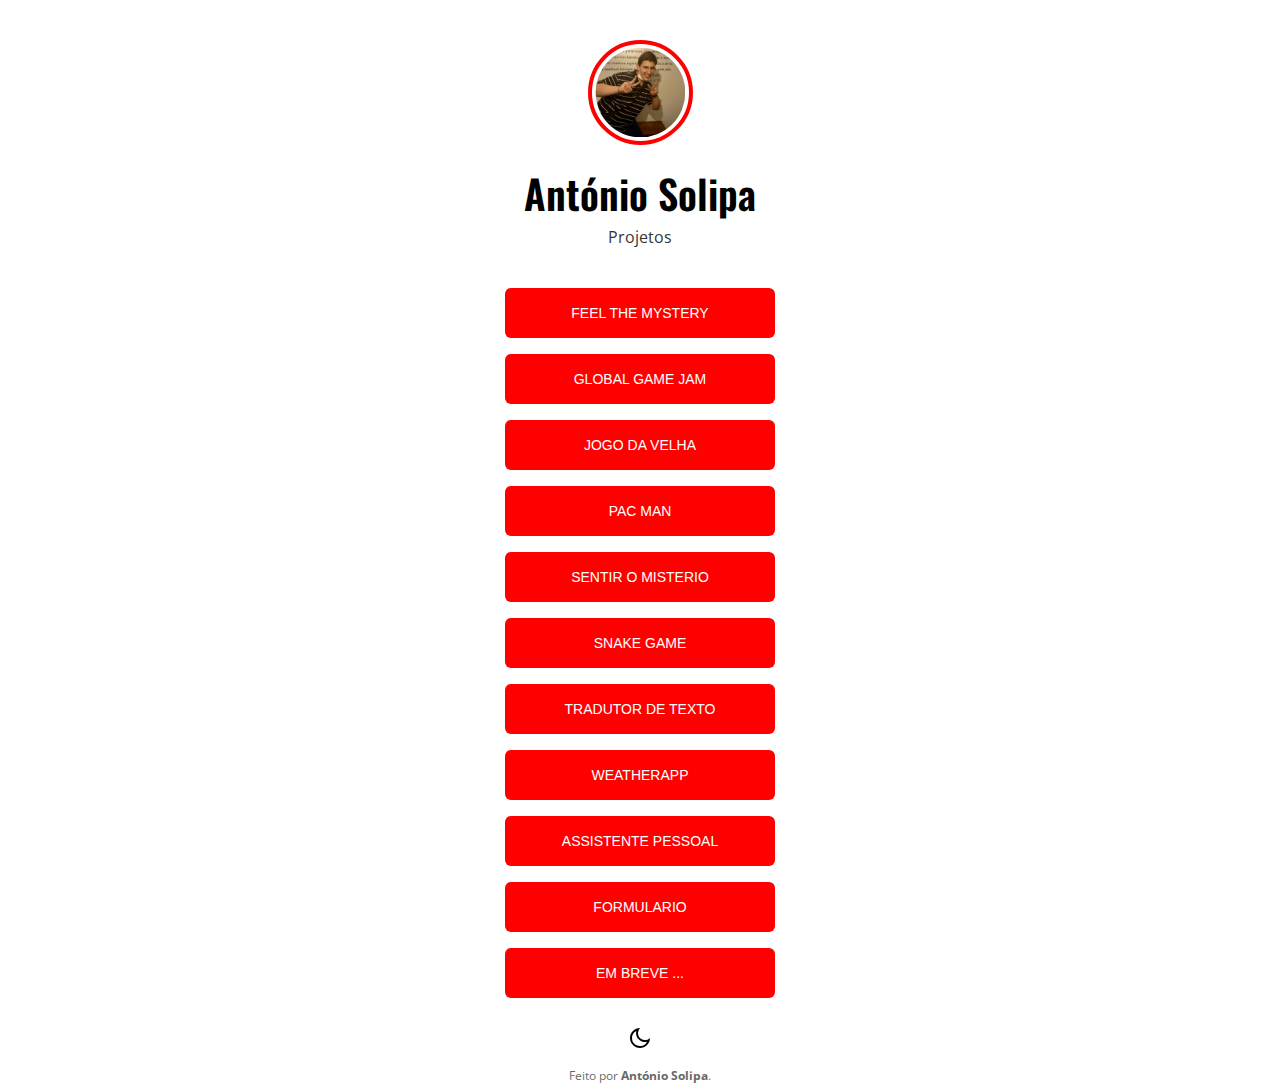
<file: index.html>
<!DOCTYPE html>
<html lang="pt-BR">
  <head>
    <link rel="preconnect" href="https://fonts.googleapis.com" />
    <link rel="preconnect" href="https://fonts.gstatic.com" crossorigin />
    
    <meta charset="UTF-8" />
    <meta name="viewport" content="width=device-width, initial-scale=1.0" />

    <link
      href="https://fonts.googleapis.com/css2?family=Open+Sans&family=Oswald:wght@200&display=swap"
      rel="stylesheet"
    />

    <title>Links | Projetos</title>

    <link rel="shortcut icon" href="./Links-Projetos/assets/Logo.png" type="image/x-icon" />

    <link rel="stylesheet" href="./Links-Projetos/style.css" />
  </head>
  <body>
    <main>
      <header>
        <img
          id="photo"
          src="./Links-Projetos/assets/asolipa1.png"
          alt="Imagem de perfil de António Solipa"
        />
        <h1>António Solipa</h1>
        <p>Projetos</p>
      </header>
      <ul>
        <li><a href="./Feel-The-Mystery/Feel-The-Mystery.html" target="_blank" title="Projeto n.º 01">Feel The Mystery</a></li>
        <li><a href="./Global-Game-Jam/Global-Game-Jam.html" target="_blank" title="Projeto n.º 02">Global Game Jam</a></li>
        <li><a href="./Jogo-da-Velha/Jogo-da-Velha.html" target="_blank" title="Projeto n.º 03">Jogo da Velha</a></li>
        <li><a href="./Pac-Man/Pac-Man.html" target="_blank" title="Projeto n.º 04">Pac Man</a></li>
        <li><a href="./Sentir-o-Misterio/Sentir-o-Misterio.html" target="_blank" title="Projeto n.º 05">Sentir o Misterio</a></li>
        <li><a href="./Snake-Game/Snake-Game.html" target="_blank" title="Projeto n.º 06">Snake Game</a></li>
        <li><a href="./Tradutor-de-Texto/Tradutor-de-Texto.html" target="_blank" title="Projeto n.º 07">Tradutor de Texto</a></li>
        <li><a href="./WeatherApp/WeatherApp.html" target="_blank" title="Projeto n.º 08">WeatherApp</a></li>
        <li><a href="./Assistente-Pessoal/assistente.py" target="_blank" title="Projeto n.º 09">Assistente Pessoal</a></li>
        <li><a href="./Formulario/formulario.html" target="_blank" title="Projeto n.º 09">Formulario</a></li>
        <li><a href="#" target="_blank" title="Em Breve ...">Em Breve ...</a></li>
      </ul>
      <div class="themes" title="Alternar tema">
        <svg
        id="dark-moon"
        onclick="darkTheme()"
        xmlns="http://www.w3.org/2000/svg"
        viewBox="0 0 24 24"
        width="24"
        height="24"
      >
        <path fill="none" d="M0 0h24v24H0z" />
        <path
          d="M10 7a7 7 0 0 0 12 4.9v.1c0 5.523-4.477 10-10 10S2 17.523 2 12 6.477 2 12 2h.1A6.979 6.979 0 0 0 10 7zm-6 5a8 8 0 0 0 15.062 3.762A9 9 0 0 1 8.238 4.938 7.999 7.999 0 0 0 4 12z"
        />
      </svg>
        <svg
          id="light-sun"
          onclick="lightTheme()"
          xmlns="http://www.w3.org/2000/svg"
          viewBox="0 0 24 24"
          width="24"
          height="24"
        >
          <path fill="none" d="M0 0h24v24H0z" />
          <path
            d="M12 18a6 6 0 1 1 0-12 6 6 0 0 1 0 12zM11 1h2v3h-2V1zm0 19h2v3h-2v-3zM3.515 4.929l1.414-1.414L7.05 5.636 5.636 7.05 3.515 4.93zM16.95 18.364l1.414-1.414 2.121 2.121-1.414 1.414-2.121-2.121zm2.121-14.85l1.414 1.415-2.121 2.121-1.414-1.414 2.121-2.121zM5.636 16.95l1.414 1.414-2.121 2.121-1.414-1.414 2.121-2.121zM23 11v2h-3v-2h3zM4 11v2H1v-2h3z"
            fill="rgba(255,255,255,1)"
          />
        </svg>
      </div>
      <footer>
        <p>
          Feito por
          <a href="https://github.com/asolipa1" target="_blank" title="Perfil de Lucyan Ovídio"
            >António Solipa</a
          >.
        </p>
      </footer>
    </main>
    <script>
      function darkTheme() {
        document.body.classList.add("dark-theme")
      }
      function lightTheme() {
        document.body.classList.remove("dark-theme")
      }
    </script>
  </body>
</html>
</file>
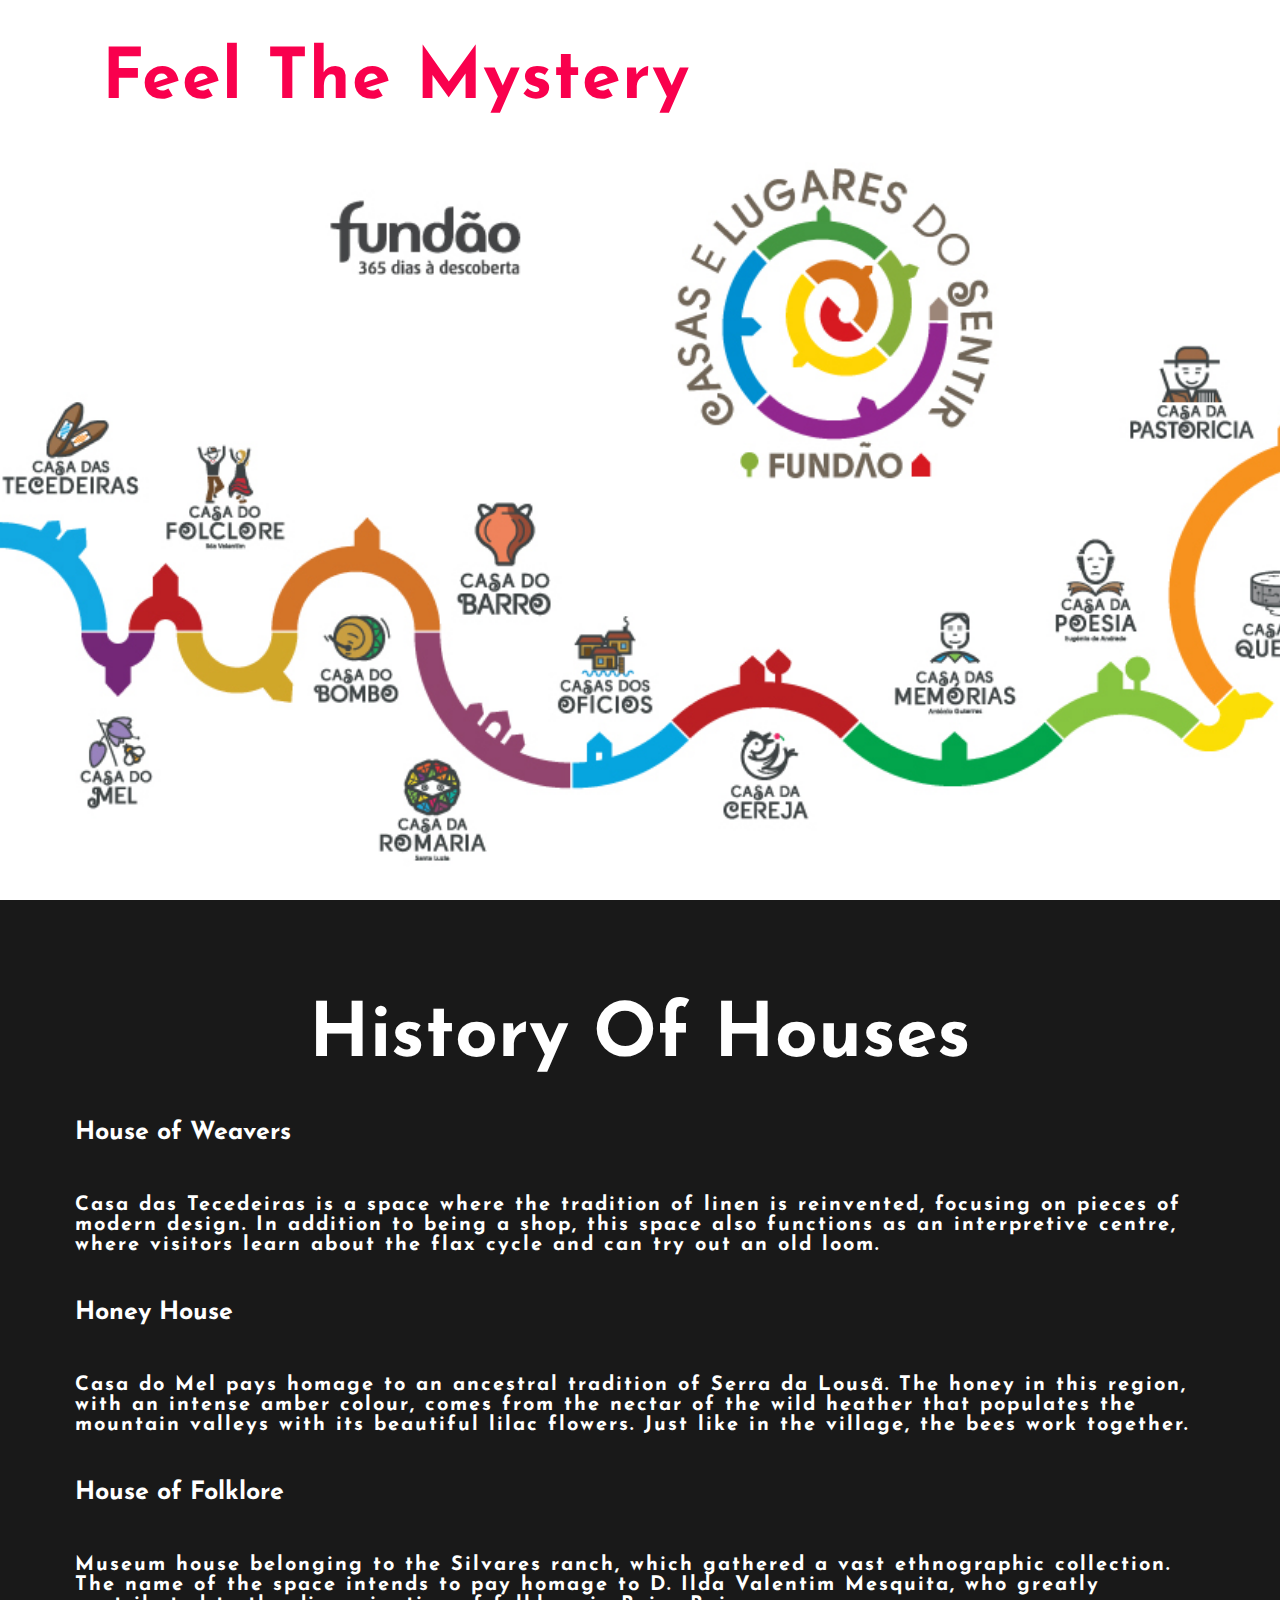
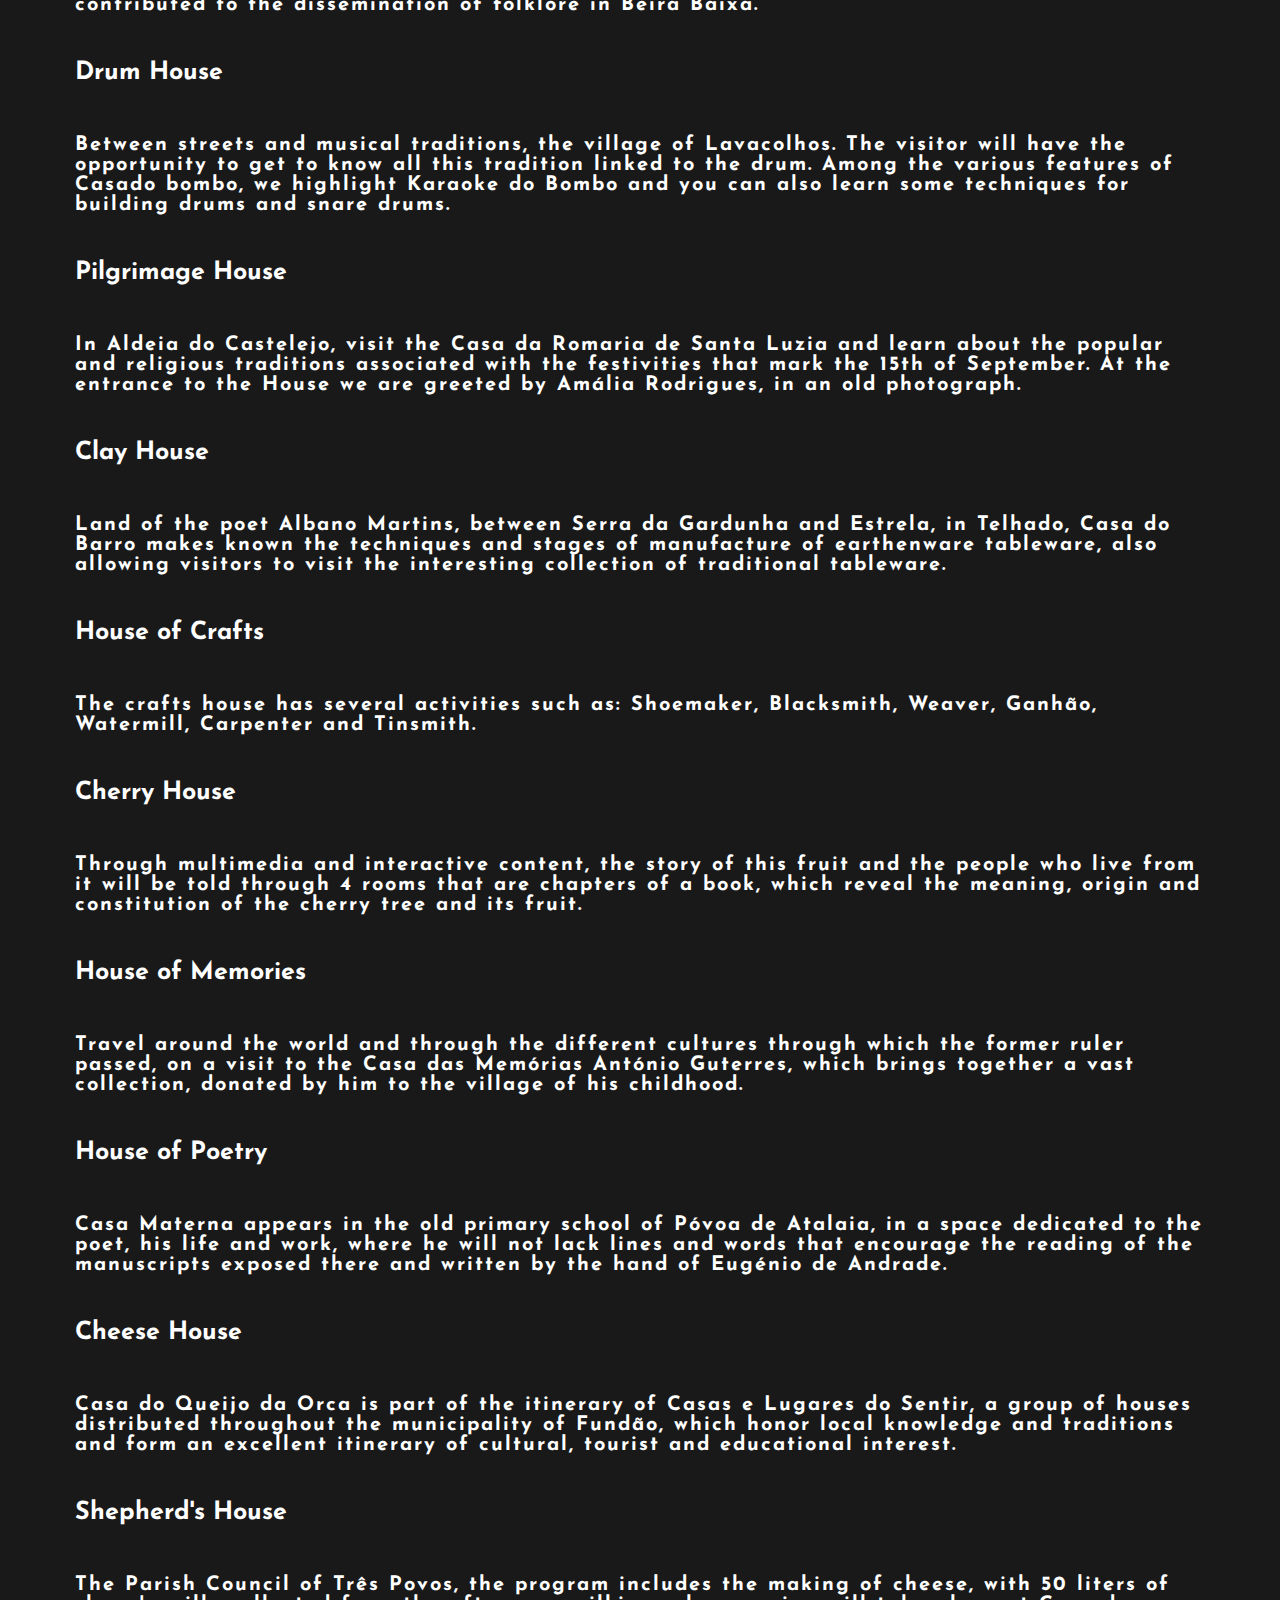
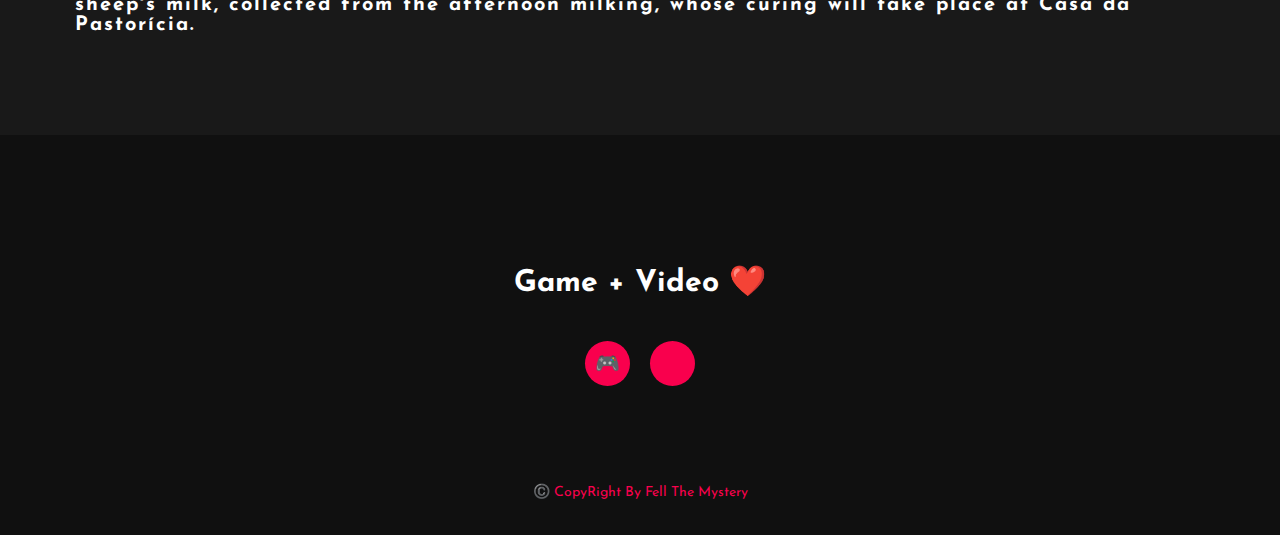
<file: Feel-The-Mystery/Feel-The-Mystery.html>
<!DOCTYPE html>
<html>
<head>
	<title>Feel The Mystery</title>
	<link rel="icon" type="image/x-icon" href="./img/Logo.png"/>
	<link rel="stylesheet" type="text/css" href="css/style.css">
	<link rel="preconnect" href="https://fonts.gstatic.com">
  <link href="https://fonts.googleapis.com/css2?family=Josefin+Sans:ital,wght@0,100;0,200;0,300;0,400;0,500;0,600;0,700;1,100;1,200;1,300;1,400;1,500;1,600;1,700&display=swap" rel="stylesheet">
  <link rel="stylesheet" href="https://cdnjs.cloudflare.com/ajax/libs/font-awesome/5.15.3/css/all.min.css" integrity="sha512-iBBXm8fW90+nuLcSKlbmrPcLa0OT92xO1BIsZ+ywDWZCvqsWgccV3gFoRBv0z+8dLJgyAHIhR35VZc2oM/gI1w==" crossorigin="anonymous" referrerpolicy="no-referrer" />
<style>
	
  .dropdown-content {
    display: none;
    position: absolute;
    background-color: #f9f9f9;
    min-width: 160px;
    box-shadow: 5px 8px 16px 5px rgba(245, 9, 9, 0.2);
    border-radius: 1ch;
    z-index: 1;
  }

  .dropdown-content a {
    color: black;
    padding: 12px 16px;
    text-decoration: none;
    display: block;
    text-align: left;
  }

  .dropdown-content a:hover {
    background-color: #f1f1f1;
  }

  .dropdown:hover .dropdown-content {
    display: block;
  }
</style>
</head>

<body>
  
	<!---hero Section start--->
	<div class="hero">
		<nav>
			<h2 class="logo"><span>Feel The Mystery</span></h2>
		</nav>
</head>
<body>
		</div>
	</div>

	<!----About section start---->
	<section class="about" id="about">
		<div class="main">
			<div class="about-text">

        <div style="text-align: center;"><h2>History of Houses</h2></div>

          <p><h3>House of Weavers</h3></p>  
            <h4>Casa das Tecedeiras is a space where the tradition of linen is reinvented, focusing on pieces of modern design. In addition to being a shop, this space also functions as an interpretive centre, where visitors learn about the flax cycle and can try out an old loom.</h4>

          <p><h3>Honey House</h3></p>
            <h4>Casa do Mel pays homage to an ancestral tradition of Serra da Lousã. The honey in this region, with an intense amber colour, comes from the nectar of the wild heather that populates the mountain valleys with its beautiful lilac flowers. Just like in the village, the bees work together.</h4>

          <p><h3>House of Folklore</h3></p>
            <h4>Museum house belonging to the Silvares ranch, which gathered a vast ethnographic collection. The name of the space intends to pay homage to D. Ilda Valentim Mesquita, who greatly contributed to the dissemination of folklore in Beira Baixa.</h4>

          <p><h3>Drum House</h3></p>
            <h4>Between streets and musical traditions, the village of Lavacolhos. The visitor will have the opportunity to get to know all this tradition linked to the drum. Among the various features of Casado bombo, we highlight Karaoke do Bombo and you can also learn some techniques for building drums and snare drums.</h4>

          <p><h3>Pilgrimage House</h3></p>
            <h4>In Aldeia do Castelejo, visit the Casa da Romaria de Santa Luzia and learn about the popular and religious traditions associated with the festivities that mark the 15th of September. At the entrance to the House we are greeted by Amália Rodrigues, in an old photograph.</h4>

          <p><h3>Clay House</h3></p>
            <h4>Land of the poet Albano Martins, between Serra da Gardunha and Estrela, in Telhado, Casa do Barro makes known the techniques and stages of manufacture of earthenware tableware, also allowing visitors to visit the interesting collection of traditional tableware.</h4>

          <p><h3>House of Crafts</h3></p>
            <h4>The crafts house has several activities such as: Shoemaker, Blacksmith, Weaver, Ganhão, Watermill, Carpenter and Tinsmith.</h4>

          <p><h3>Cherry House</h3></p>
            <h4>Through multimedia and interactive content, the story of this fruit and the people who live from it will be told through 4 rooms that are chapters of a book, which reveal the meaning, origin and constitution of the cherry tree and its fruit.</h4>

          <p><h3>House of Memories</h3></p>
            <h4>Travel around the world and through the different cultures through which the former ruler passed, on a visit to the Casa das Memórias António Guterres, which brings together a vast collection, donated by him to the village of his childhood.</h4>

          <p><h3>House of Poetry</h3></p>
            <h4>Casa Materna appears in the old primary school of Póvoa de Atalaia, in a space dedicated to the poet, his life and work, where he will not lack lines and words that encourage the reading of the manuscripts exposed there and written by the hand of Eugénio de Andrade.</h4>

          <p><h3>Cheese House</h3></p>
            <h4>Casa do Queijo da Orca is part of the itinerary of Casas e Lugares do Sentir, a group of houses distributed throughout the municipality of Fundão, which honor local knowledge and traditions and form an excellent itinerary of cultural, tourist and educational interest.</h4>

          <p><h3>Shepherd's House</h3></p>
            <h4>The Parish Council of Três Povos, the program includes the making of cheese, with 50 liters of sheep's milk, collected from the afternoon milking, whose curing will take place at Casa da Pastorícia.</h4>
          </div>
		</div>
	</section>

</form>
</div>
<script type='text/javascript' src='//s3.amazonaws.com/downloads.mailchimp.com/js/mc-validate.js'></script><script type='text/javascript'>(function($) {window.fnames = new Array(); window.ftypes = new Array();fnames[0]='EMAIL';ftypes[0]='email';fnames[1]='FNAME';ftypes[1]='text';fnames[2]='LNAME';ftypes[2]='text';fnames[3]='ADDRESS';ftypes[3]='address';fnames[4]='PHONE';ftypes[4]='phone';fnames[5]='BIRTHDAY';ftypes[5]='birthday';}(jQuery));var $mcj = jQuery.noConflict(true);</script>

	<!------footer start-------->
	<footer>
		<p>Game + Video ❤️</p>
		<div class="social">
      <a href="https://scratch.mit.edu/projects/801440251" target="_blank">🎮</i>
      <a href="https://youtu.be/vzUVpqW8yms" target="_blank"><i class="fab fa-youtube"></i></a>
		</div>
		<p class="end">©️ CopyRight By Fell The Mystery</p>
	</footer>

</body>
</html>
</file>
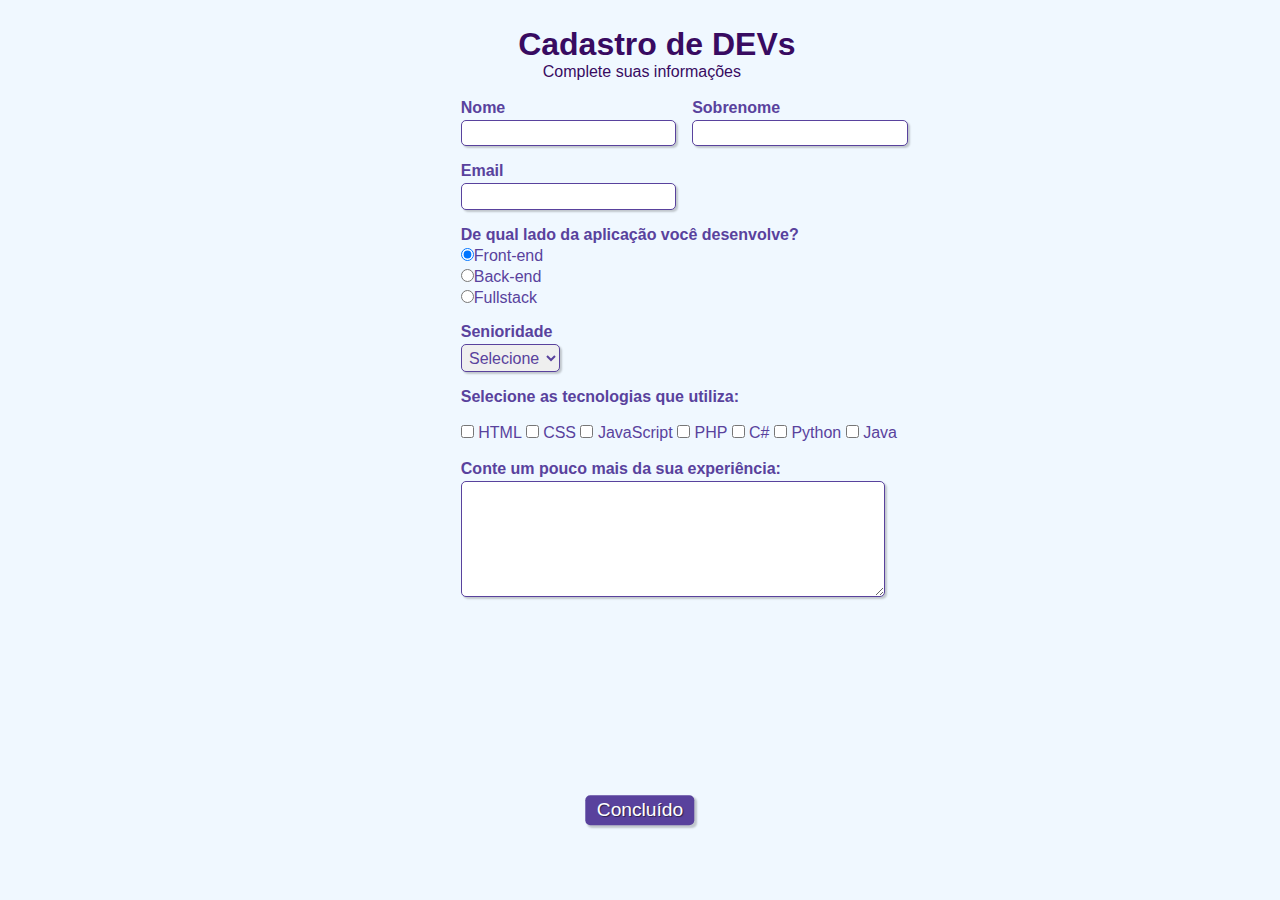
<file: Formulario/formulario.html>
<!doctype html>
<html>

    <head>
        <!-- Metadados -->
        <meta charset="utf-8">
        <meta name="viewport" content="width=device-width, initial-scale=1, shrink-to-fit=no">
    
        <!-- CSS -->
        <link rel="stylesheet" type="text/css" href="formulario.css" media="screen">

        <!-- Título da página (aparece na aba) -->
        <title>Cadastro</title>
    </head>

    <body>  

        <!-- Cabeçalho com título e subtítulo (ambos com css de id "titulo") -->
        <div>
            <h1 id="titulo">Cadastro de DEVs</h1>
            <p id="subtitulo">Complete suas informações</p>
            <br>
        </div>

        <!-- Início do formulário -->
        <form>

            <fieldset class="grupo">
                <!-- Campo do nome com legenda "nome" e css de classe "campo" -->
                <div class="campo">
                    <label for="nome"><strong>Nome</strong></label>
                    <input type="text" name="nome" id="nome" required>
                </div>

                <!-- Campo do sobrenome com legenda "sobrenome" e css de classe "campo" -->
                <div class="campo">
                    <label for="sobrenome"><strong>Sobrenome</strong></label>
                    <input type="text" name="sobrenome" id="sobrenome" required>
                </div>
            </fieldset> 

            <!-- Campo de email com-->
            <div class="campo">
                <label for="email"><strong>Email</strong></label>
                <input type="email" name="email" id="email" required>
            </div>

            <!-- Campo de desenvolvimento web com 3 opções de botões selecionáveis (radio button) e css de classe "campo" -->
            <div class="campo">
                <label><strong>De qual lado da aplicação você desenvolve?</strong></label>
                <label>
                    <input type="radio" name="devweb" value="frontend" checked>Front-end
                </label>
                <label>
                    <input type="radio" name="devweb" value="backend">Back-end
                </label>
                <label>
                    <input type="radio" name="devweb" value="fullstack">Fullstack
                </label>
            </div>

            <!-- Campo de senioridade com 3 opções para escolha (select option) e css de classe "campo" -->
            <div class="campo">
                <label for="senioridade"><strong>Senioridade</strong></label>
                <select id="senioridade" required>
                  <option selected disabled value="">Selecione</option>
                  <option>Júnior</option>
                  <option>Pleno</option>
                  <option>Sênior</option>
                </select>
            </div>

            <fieldset class="grupo">
                <!-- Campo de tecnologias para escolha de 1 ou mais opções para marcar (checkbox) e css de classe "campo" -->
                <div id="check">
                    <label><strong>Selecione as tecnologias que utiliza:</strong></label><br><br>
                    <input type="checkbox" id="tecnologia1" name="tecnologia1" value="HTML">
                    <label for="tecnologia1"> HTML</label>
                    <input type="checkbox" id="tecnologia2" name="tecnologia2" value="CSS">
                    <label for="tecnologia2"> CSS</label>
                    <input type="checkbox" id="tecnologia3" name="tecnologia3" value="JavaScript">
                    <label for="tecnologia3"> JavaScript</label>
                    <input type="checkbox" id="tecnologia4" name="tecnologia4" value="PHP">
                    <label for="tecnologia4"> PHP</label>
                    <input type="checkbox" id="tecnologia5" name="tecnologia5" value="C#">
                    <label for="tecnologia5"> C#</label>
                    <input type="checkbox" id="tecnologia6" name="tecnologia6" value="Python">
                    <label for="tecnologia6"> Python</label>
                    <input type="checkbox" id="tecnologia7" name="tecnologia7" value="Java">
                    <label for="tecnologia7"> Java</label>
                </div>
            </fieldset>

            <!-- Caixa de texto -->
            <div class="campo">
                <br>
                <label for="experiencia"><strong>Conte um pouco mais da sua experiência: </strong></label>
                <textarea rows="6" style="width: 26em" id="experiencia" name="experiencia"></textarea>
            </div>

            <!-- Botão para enviar o formulário -->
            <button class="botao" type="submit" onsubmit="">Concluído</button>            

        </form>

    </body>

</html>
</file>
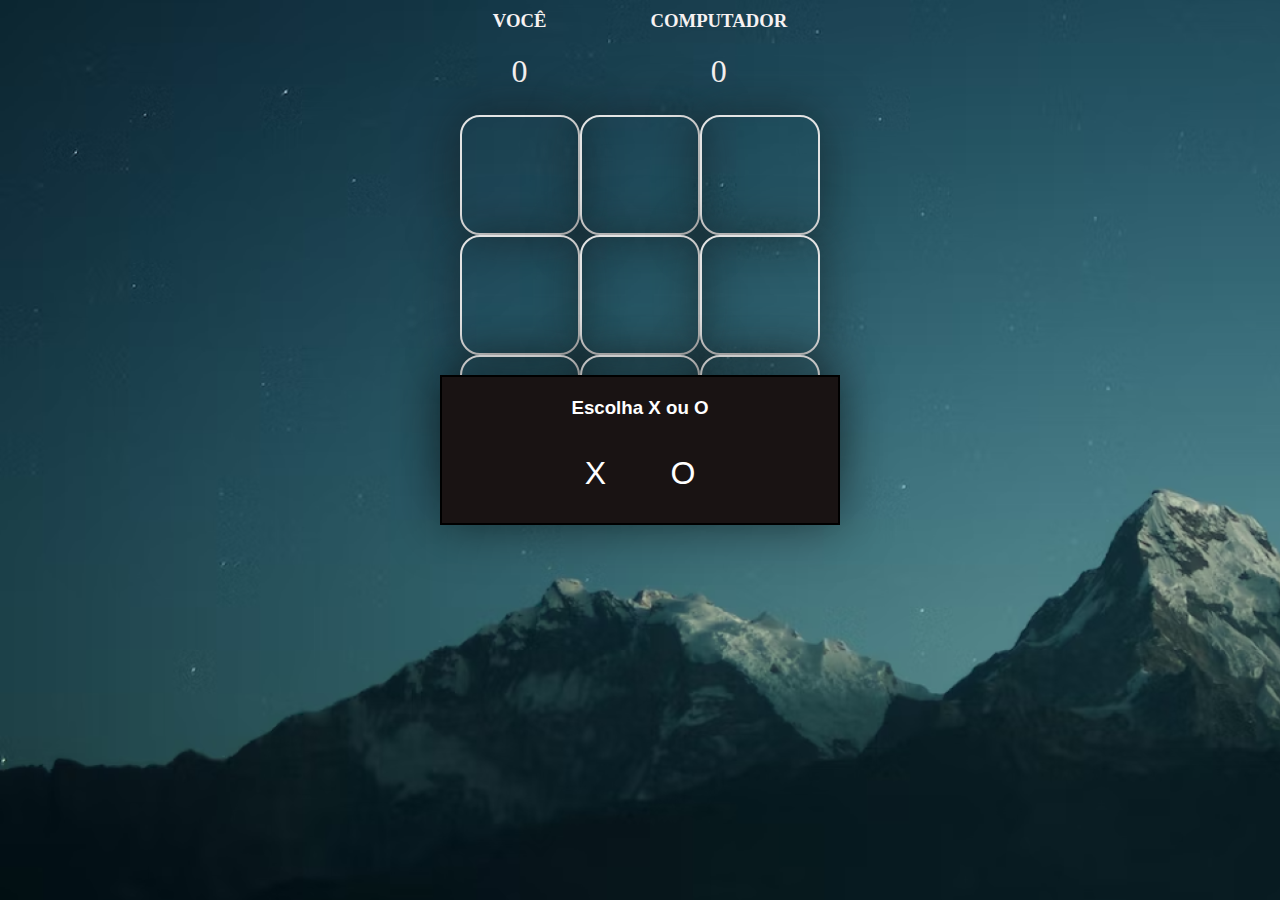
<file: Jogo-da-Velha/Jogo-da-Velha.html>
<!DOCTYPE html>
<html>
<head>
    <meta charset='utf-8'>
    <meta http-equiv='X-UA-Compatible' content='IE=edge'>
    <title>Jogo da Velha</title>
    <meta name='viewport' content='width=device-width, initial-scale=1'>
    <link href="https://fonts.googleapis.com/css?family=Raleway" rel="stylesheet">
    <link rel='stylesheet' type='text/css' media='screen' href='main.css'>
    <script src="https://cdnjs.cloudflare.com/ajax/libs/jquery/3.1.1/jquery.min.js"></script>
</head>
<body>
    <div class="stats">
        <div class="stats_user">
            <h3 class="player_name">Você</h3>
            <span class="score">0</span>
        </div>
        <div class="stats_computer">
            <h3 class="player_name">Computador</h3>
            <span class="score">0</span>
        </div>
    </div>
    <div class="board">
        <div class="casa"></div>
        <div class="casa"></div>
        <div class="casa"></div>
        <div class="casa"></div>
        <div class="casa"></div>
        <div class="casa"></div>
        <div class="casa"></div>
        <div class="casa"></div>
        <div class="casa"></div>
    </div>
    <h1 class="msg"></h1>
    <div class="start">
        <h3>Escolha X ou O</h3>
        <br><br>
        <span>X</span>
        <span>O</span>
    </div>
    <script src='main.js'></script>
</body>
</html>
</file>
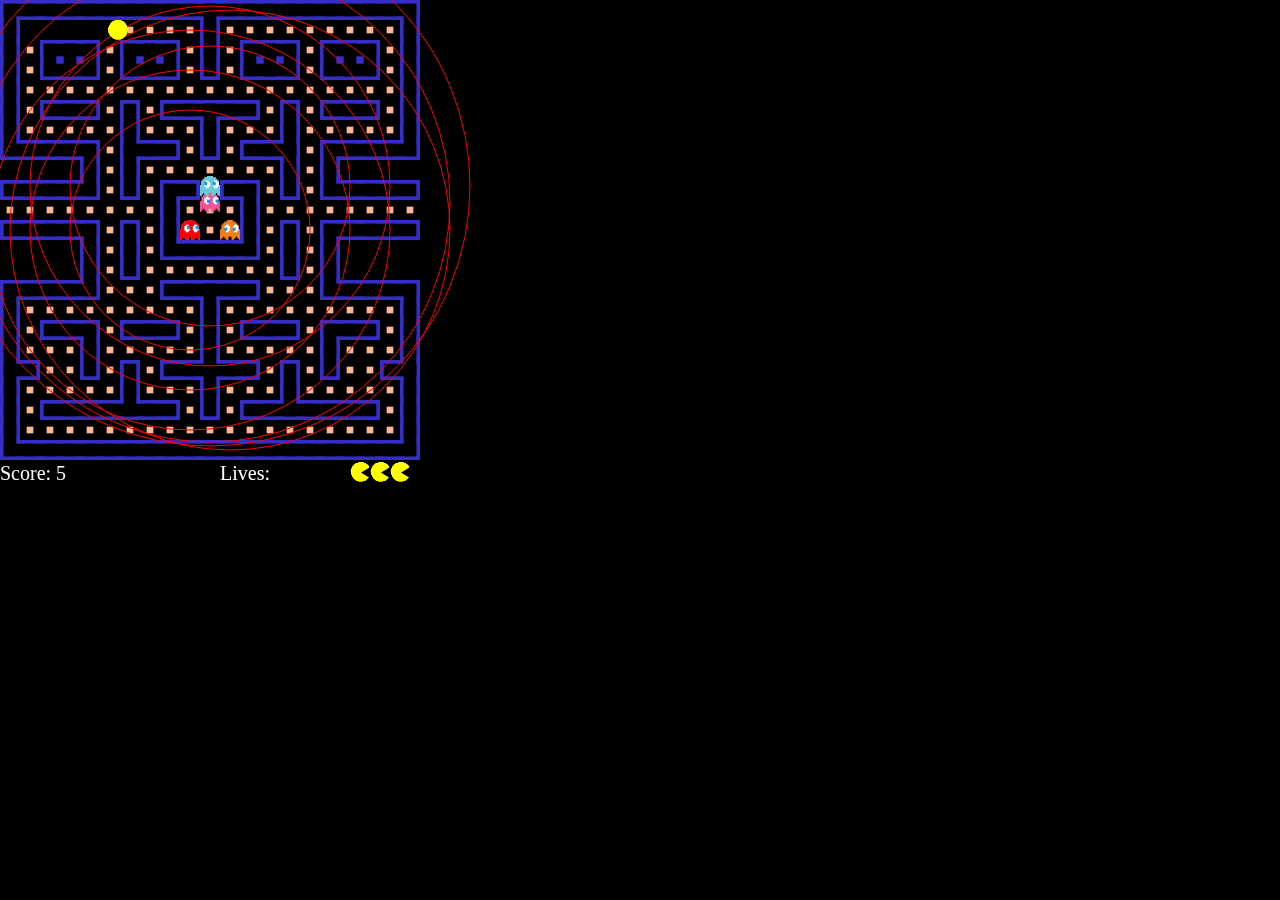
<file: Pac-Man/Pac-Man.html>
<!DOCTYPE html>
<html lang="en">

<head>
    <meta charset="UTF-8">
    <meta http-equiv="X-UA-Compatible" content="IE=edge">
    <meta name="viewport" content="width=device-width, initial-scale=1.0">
    <title>Pacman</title>
</head>

<body style="margin: 0; background-color: black;">
    <canvas id="canvas" width="500" height="500"></canvas>
    <div style="display:none;">
        <img id="animation" src="animations.gif" width="140" height="20">
        <img id="ghosts" src="ghost.png" width="140" height="20">
    </div>
    <script src="ghost.js"></script>
    <script src="pacman.js"></script>
    <script src="game.js"></script>
</body>

</html>
</file>
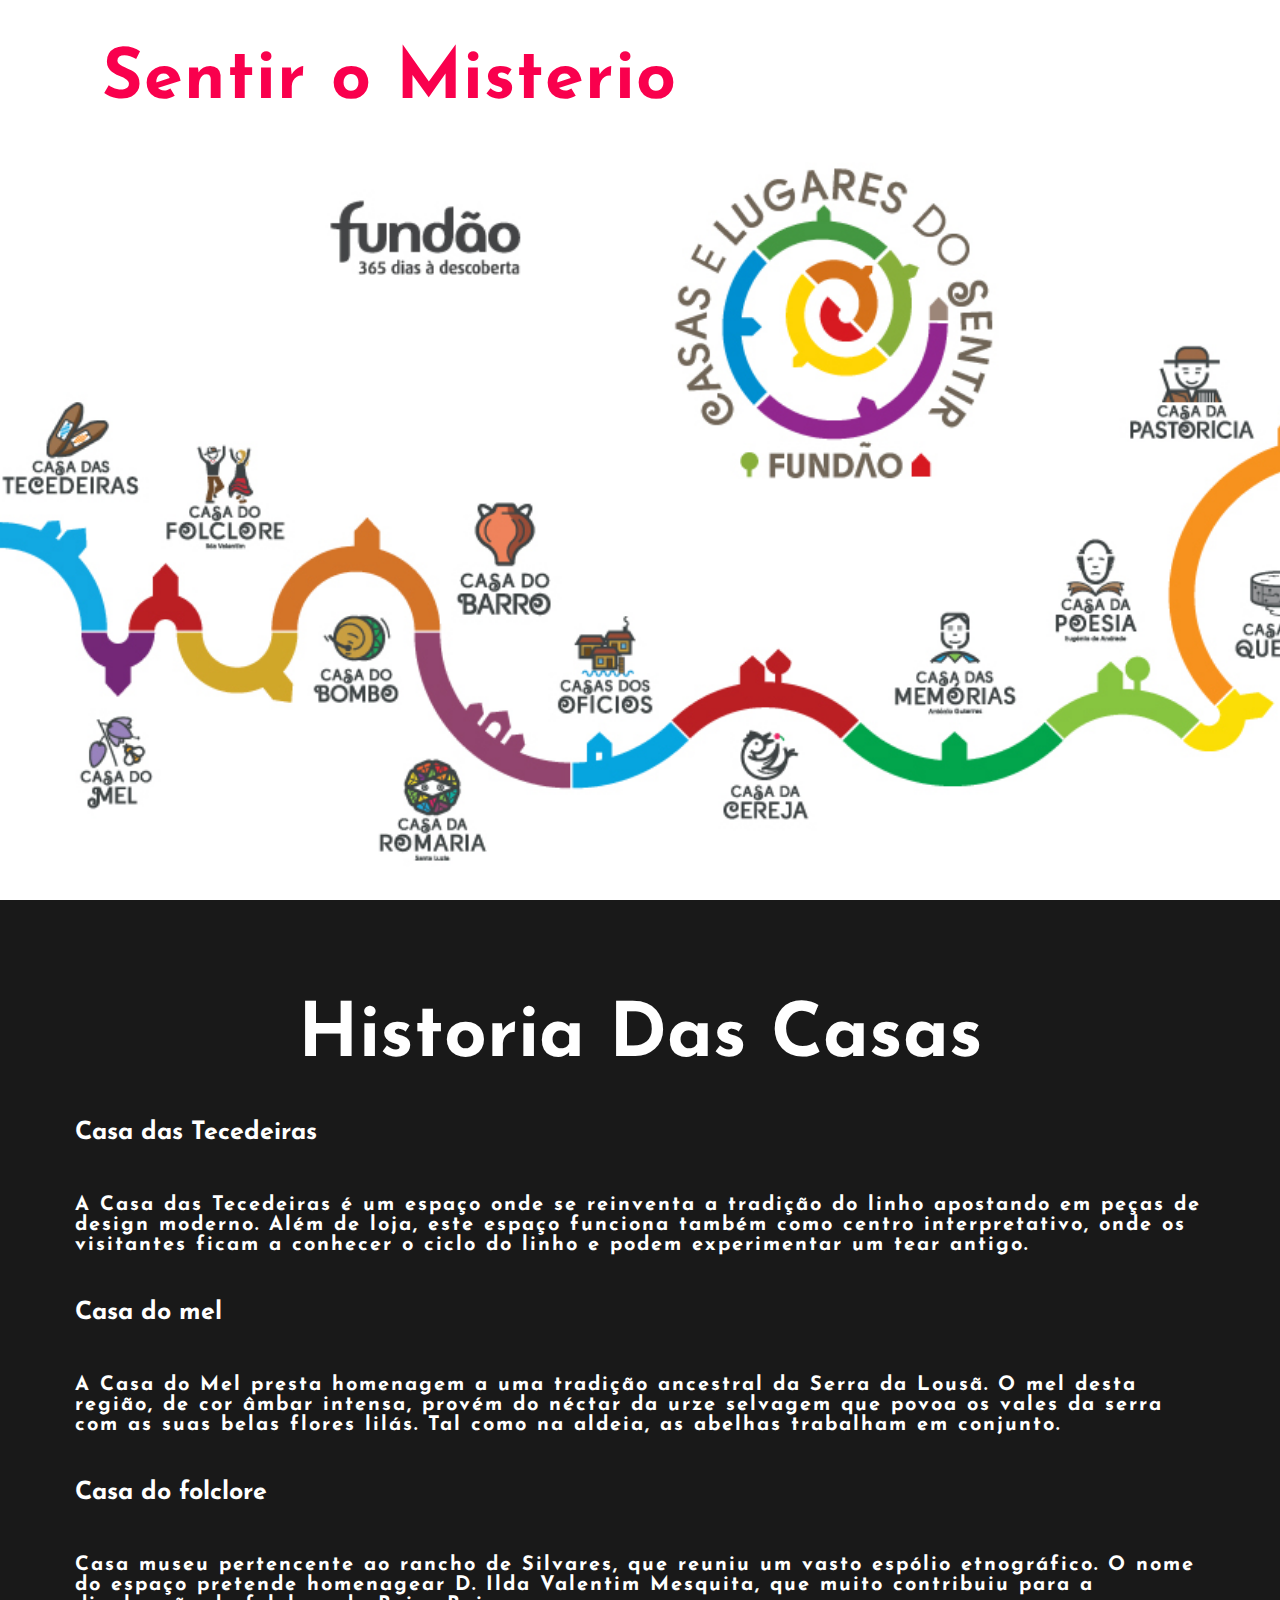
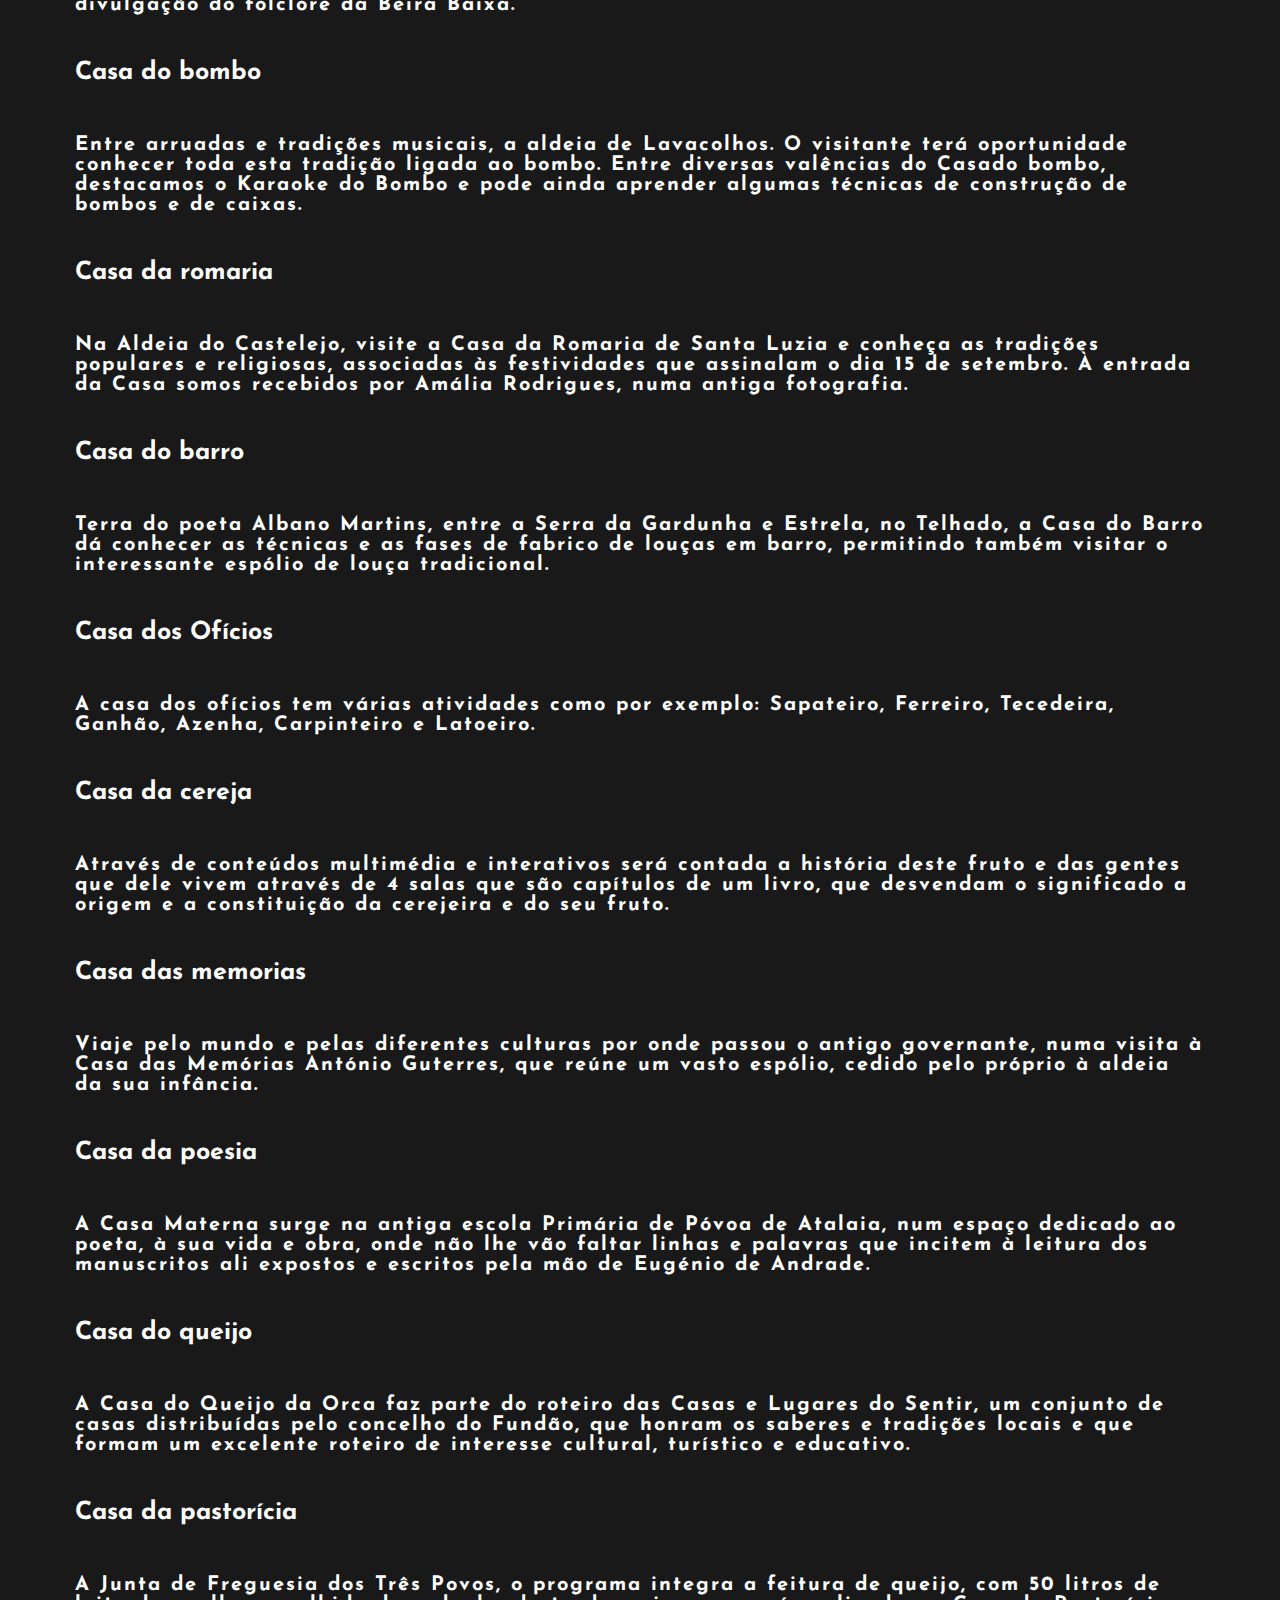
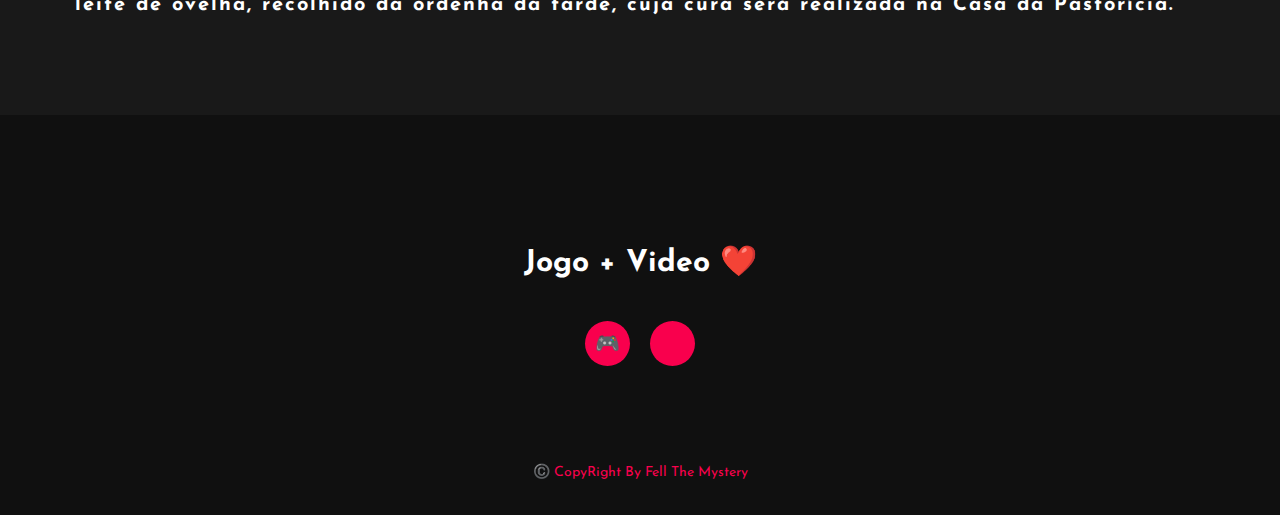
<file: Sentir-o-Misterio/Sentir-o-Misterio.html>
<!DOCTYPE html>
<html>
<head>
	<title>Sentir o Misterio</title>
	<link rel="icon" type="image/x-icon" href="./img/Logo.png"/>
	<link rel="stylesheet" type="text/css" href="css/style.css">
	<link rel="preconnect" href="https://fonts.gstatic.com">
  <link href="https://fonts.googleapis.com/css2?family=Josefin+Sans:ital,wght@0,100;0,200;0,300;0,400;0,500;0,600;0,700;1,100;1,200;1,300;1,400;1,500;1,600;1,700&display=swap" rel="stylesheet">
  <link rel="stylesheet" href="https://cdnjs.cloudflare.com/ajax/libs/font-awesome/5.15.3/css/all.min.css" integrity="sha512-iBBXm8fW90+nuLcSKlbmrPcLa0OT92xO1BIsZ+ywDWZCvqsWgccV3gFoRBv0z+8dLJgyAHIhR35VZc2oM/gI1w==" crossorigin="anonymous" referrerpolicy="no-referrer" />
<style>
	
  .dropdown-content {
    display: none;
    position: absolute;
    background-color: #f9f9f9;
    min-width: 160px;
    box-shadow: 5px 8px 16px 5px rgba(245, 9, 9, 0.2);
    border-radius: 1ch;
    z-index: 1;
  }

  .dropdown-content a {
    color: black;
    padding: 12px 16px;
    text-decoration: none;
    display: block;
    text-align: left;
  }

  .dropdown-content a:hover {
    background-color: #f1f1f1;
  }

  .dropdown:hover .dropdown-content {
    display: block;
  }
</style>
</head>

<body>
  
	<!---hero Section start--->
	<div class="hero">
		<nav>
			<h2 class="logo"><span>Sentir o Misterio</span></h2>
		</nav>
</head>
<body>
		</div>
	</div>

	<!----About section start---->
	<section class="about" id="about">
		<div class="main">
			<div class="about-text">

        <div style="text-align: center;"><h2>Historia das Casas</h2></div>

          <p><h3>Casa das Tecedeiras</h3></p>  
            <h4>A Casa das Tecedeiras é um espaço onde se reinventa a tradição do linho apostando em peças de design moderno. Além de loja, este espaço funciona também como centro interpretativo, onde os visitantes ficam a conhecer o ciclo do linho e podem experimentar um tear antigo.</h4>

          <p><h3>Casa do mel</h3></p>
            <h4>A Casa do Mel presta homenagem a uma tradição ancestral da Serra da Lousã. O mel desta região, de cor âmbar intensa, provém do néctar da urze selvagem que povoa os vales da serra com as suas belas flores lilás. Tal como na aldeia, as abelhas trabalham em conjunto.</h4>

          <p><h3>Casa do folclore</h3></p>
            <h4>Casa museu pertencente ao rancho de Silvares, que reuniu um vasto espólio etnográfico. O nome do espaço pretende homenagear D. Ilda Valentim Mesquita, que muito contribuiu para a divulgação do folclore da Beira Baixa.</h4>

          <p><h3>Casa do bombo</h3></p>
            <h4>Entre arruadas e tradições musicais, a aldeia de Lavacolhos. O visitante terá oportunidade conhecer toda esta tradição ligada ao bombo. Entre diversas valências do Casado bombo, destacamos o Karaoke do Bombo e pode ainda aprender algumas técnicas de construção de bombos e de caixas.</h4>

          <p><h3>Casa da romaria</h3></p>
            <h4>Na Aldeia do Castelejo, visite a Casa da Romaria de Santa Luzia e conheça as tradições populares e religiosas, associadas às festividades que assinalam o dia 15 de setembro. À entrada da Casa somos recebidos por Amália Rodrigues, numa antiga fotografia.</h4>

          <p><h3>Casa do barro</h3></p>
            <h4>Terra do poeta Albano Martins, entre a Serra da Gardunha e Estrela, no Telhado, a Casa do Barro dá conhecer as técnicas e as fases de fabrico de louças em barro, permitindo também visitar o interessante espólio de louça tradicional.</h4>

          <p><h3>Casa dos Ofícios</h3></p>
            <h4>A casa dos ofícios tem várias atividades como por exemplo: Sapateiro, Ferreiro, Tecedeira, Ganhão, Azenha, Carpinteiro e Latoeiro. </h4>

          <p><h3>Casa da cereja</h3></p>
            <h4>Através de conteúdos multimédia e interativos será contada a história deste fruto e das gentes que dele vivem através de 4 salas que são capítulos de um livro, que desvendam o significado a origem e a constituição da cerejeira e do seu fruto.</h4>

          <p><h3>Casa das memorias</h3></p>
            <h4>Viaje pelo mundo e pelas diferentes culturas por onde passou o antigo governante, numa visita à Casa das Memórias António Guterres, que reúne um vasto espólio, cedido pelo próprio à aldeia da sua infância.</h4>

          <p><h3>Casa da poesia</h3></p>
            <h4>A Casa Materna surge na antiga escola Primária de Póvoa de Atalaia, num espaço dedicado ao poeta, à sua vida e obra, onde não lhe vão faltar linhas e palavras que incitem à leitura dos manuscritos ali expostos e escritos pela mão de Eugénio de Andrade.</h4>

          <p><h3>Casa do queijo</h3></p>
            <h4>A Casa do Queijo da Orca faz parte do roteiro das Casas e Lugares do Sentir, um conjunto de casas distribuídas pelo concelho do Fundão, que honram os saberes e tradições locais e que formam um excelente roteiro de interesse cultural, turístico e educativo.</h4>

          <p><h3>Casa da pastorícia</h3></p>
            <h4>A Junta de Freguesia dos Três Povos, o programa integra a feitura de queijo, com 50 litros de leite de ovelha, recolhido da ordenha da tarde, cuja cura será realizada na Casa da Pastorícia.</h4>
			</div>
		</div>
	</section>

</form>
</div>
<script type='text/javascript' src='//s3.amazonaws.com/downloads.mailchimp.com/js/mc-validate.js'></script><script type='text/javascript'>(function($) {window.fnames = new Array(); window.ftypes = new Array();fnames[0]='EMAIL';ftypes[0]='email';fnames[1]='FNAME';ftypes[1]='text';fnames[2]='LNAME';ftypes[2]='text';fnames[3]='ADDRESS';ftypes[3]='address';fnames[4]='PHONE';ftypes[4]='phone';fnames[5]='BIRTHDAY';ftypes[5]='birthday';}(jQuery));var $mcj = jQuery.noConflict(true);</script>

	<!------footer start-------->
	<footer>
		<p>Jogo + Video ❤️</p>
		<div class="social">
      <a href="https://scratch.mit.edu/projects/798703575" target="_blank">🎮</i>
      <a href="https://youtu.be/vzUVpqW8yms" target="_blank"><i class="fab fa-youtube"></i></a>
		</div>
		<p class="end">©️ CopyRight By Fell The Mystery</p>
	</footer>

</body>
</html>
</file>
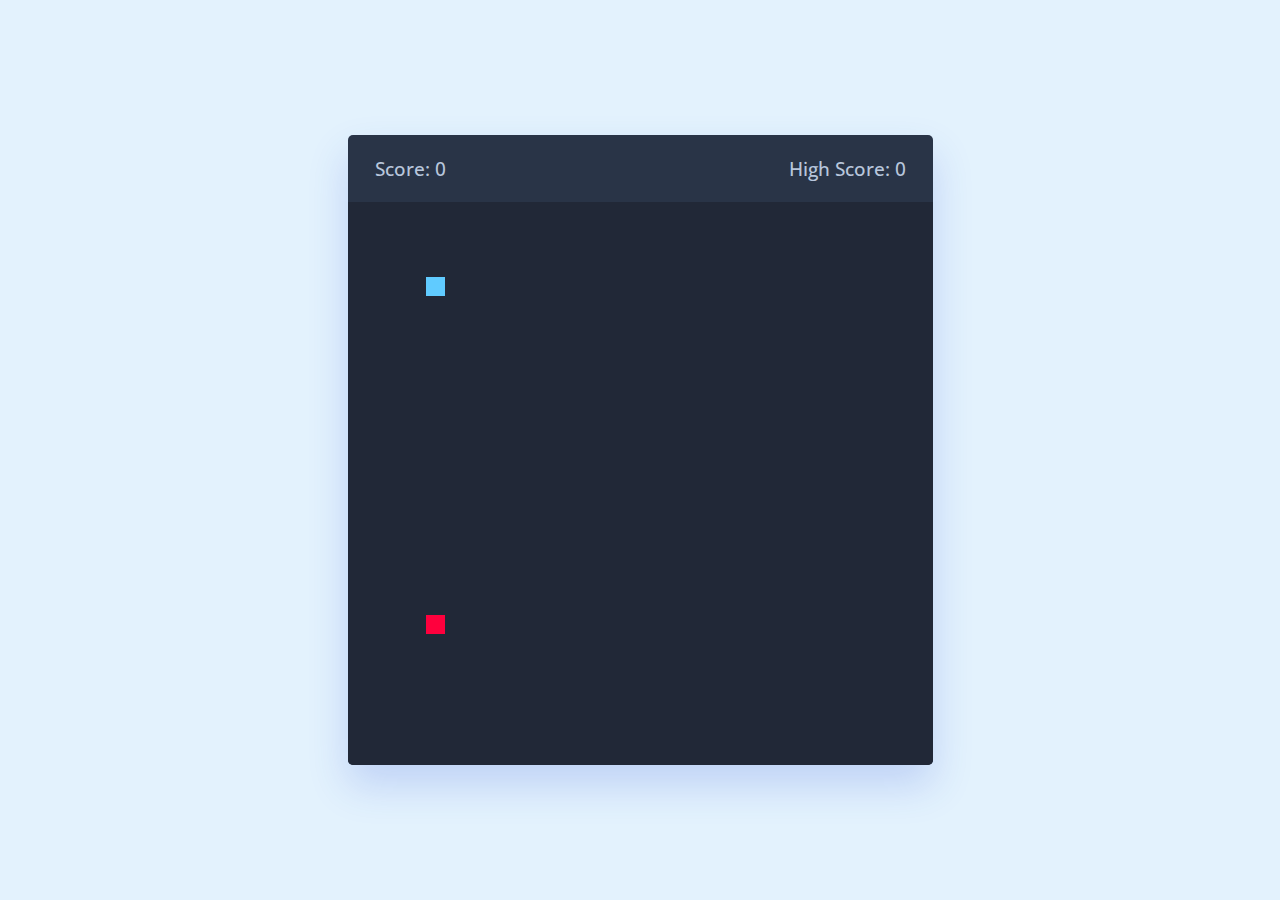
<file: Snake-Game/Snake-Game.html>
<!DOCTYPE html>
<html lang="en">

<head>
    <meta charset="UTF-8">
    <meta http-equiv="X-UA-Compatible" content="IE=edge">
    <meta name="viewport" content="width=device-width, initial-scale=1.0">
    <link rel="stylesheet" href="https://cdnjs.cloudflare.com/ajax/libs/font-awesome/6.3.0/css/all.min.css">
    <link rel="stylesheet" href="style.css">
    <title>Snake Game</title>
</head>

<body>

    <div class="wrapper">
        <div class="game-details">
            <span class="score">Score: 0</span>
            <span class="high-score">High Score: 0</span>
        </div>

        <div class="play-board"></div>

        <div class="controls">
            <i data-key="ArrowLeft" class="fa-solid fa-arrow-left-long"></i>
            <i data-key="ArrowUp" class="fa-solid fa-arrow-up-long"></i>
            <i data-key="ArrowRight" class="fa-solid fa-arrow-right-long"></i>
            <i data-key="ArrowDown" class="fa-solid fa-arrow-down-long"></i>
        </div>

    </div>

    <script src="index.js"></script>
</body>

</html>
</file>
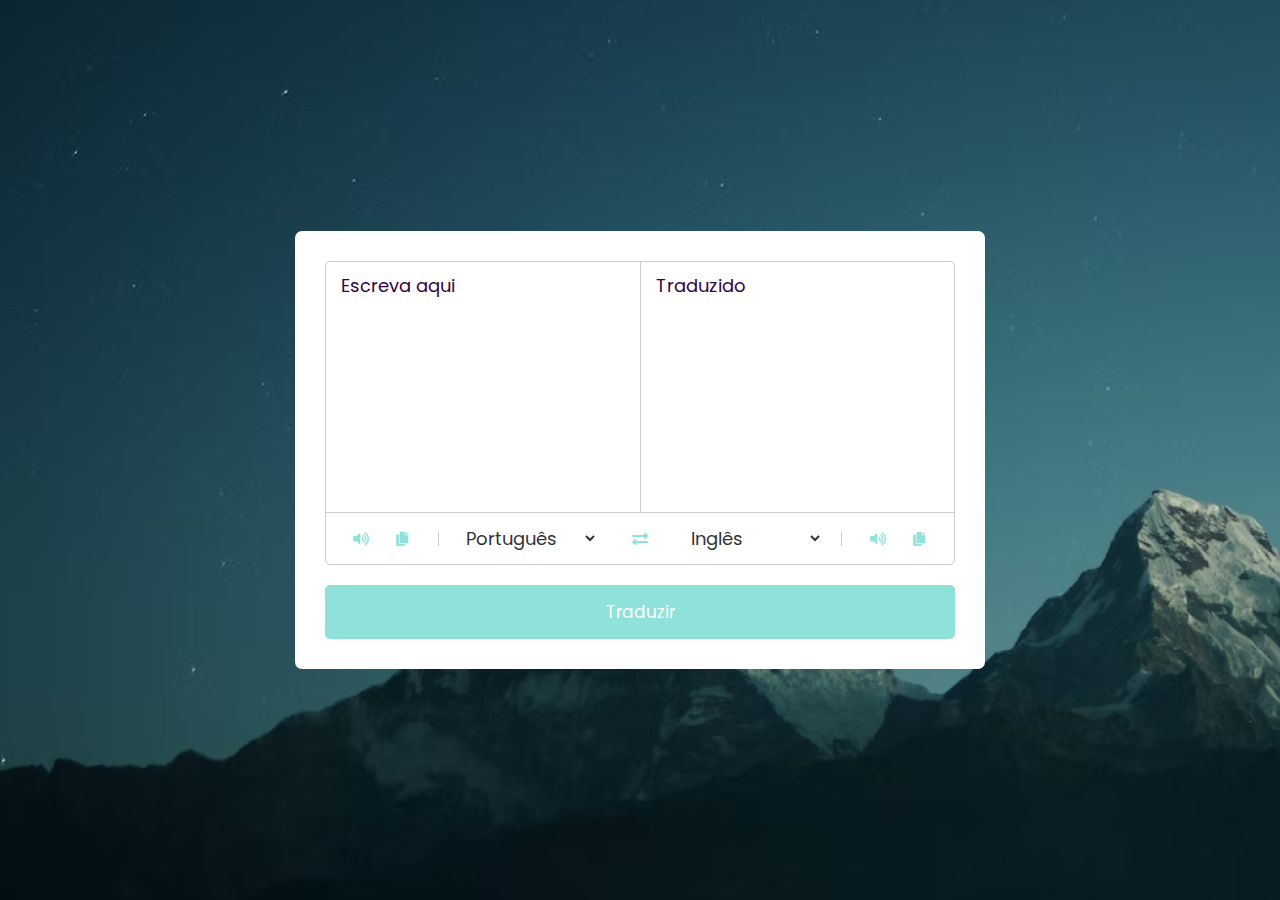
<file: Tradutor-de-Texto/Tradutor-de-Texto.html>
<!DOCTYPE html>
<html>
<head>
  <meta charset='utf-8'>
  <meta http-equiv='X-UA-Compatible' content='IE=edge'>
  <title>Tradudor</title>
  <meta name='viewport' content='width=device-width, initial-scale=1'>
  <link rel='stylesheet' type='text/css' media='screen' href='./css/main.css'>
  <link rel="stylesheet" href="https://cdnjs.cloudflare.com/ajax/libs/font-awesome/5.15.3/css/all.min.css"/>
</head>
<body>
  <div class="container">
    <div class="wrapper">
      <div class="text-input">
        <textarea spellcheck="false" class="from-text" placeholder="Escreva aqui"></textarea>
        <textarea spellcheck="false" readonly disabled class="to-text" placeholder="Traduzido"></textarea>
      </div>
      <ul class="controls">
        <li class="row from">
          <div class="icons">
            <i id="from" class="fas fa-volume-up"></i>
            <i id="from" class="fas fa-copy"></i>
          </div>
          <select></select>
        </li>
        <li class="exchange"><i class="fas fa-exchange-alt"></i></li>
        <li class="row to">
          <select></select>
          <div class="icons">
            <i id="to" class="fas fa-volume-up"></i>
            <i id="to" class="fas fa-copy"></i>
          </div>
        </li>
      </ul>
    </div>
    <button>Traduzir</button>
  </div>
  <script src="./js/paises.js"></script>
  <script src="./js/main.js"></script>
</body>
</html>
</file>
<file: Links-Projetos/style.css>
:root {
  --primary-color: #FF0000;
  --primary-hover: #2eb6aa;
  
  --bg-color: #ffffff;
  --text-color: #000000;
}

* {
  margin: 0;
  padding: 0;
  box-sizing: border-box;
}

/* ======== DARK THEME ======== */

body.dark-theme {
  --bg-color: black;
  --text-color: white;
}

/* ======== ======== */

body {
  height: calc(100vh - 40px);
  background-color: var(--bg-color);

  font-family: 'Open Sans', sans-serif;
  color: var(--text-color);
}

main {
  max-width: 300px;

  margin-inline: auto;
  margin-top: 40px;

  text-align: center;
}

#photo {
  width: 105px;

  border-radius: 50%;
  border: 4px solid var(--primary-color);
  padding: 3.7px;

  transition: 400ms;
}

#photo:hover {
  width: 140px;
}

h1 {
  font-weight: 600;
  font-size: 40px;
  line-height: 38px;
  font-family: 'Oswald', sans-serif;

  margin: 24px 0 14px;
}

header p {
  font-size: 16px;

  opacity: 0.8;
}

ul {
  display: flex;
  flex-direction: column;
  gap: 16px;
  
  margin-top: 40px;
  margin-bottom: 25px;
}

ul li {
  list-style: none;
}

ul li a {
  display: inline-flex;
  align-items: center;
  justify-content: center;

  width: 90%;
  height: 50px;
  padding: 14px;
  background-color: var(--primary-color);

  border-radius: 6px;

  font-family: 'Roboto', sans-serif;
  text-decoration: none;
  text-transform: uppercase;
  color: white;
  font-size: 14px;

  transition: 400ms;
}

ul li a:hover {
  width: 100%;
  height: 60px;
  background-color: var(--primary-hover);
  cursor: pointer;
}

/* === THEME BUTTONS === */

.themes {
  display: flex;
  justify-content: center;
  align-items: center;
  gap: 20px;

  height: 30px;

  margin-bottom: 15px;
}

.themes #light-sun{
  display: none;
}

.themes #dark-moon {
  transition: 400ms;
}

.themes #dark-moon:hover {
  width: 30px;
  height: 30px;

  cursor: pointer;
}

body.dark-theme #dark-moon {
  display: none;
}

body.dark-theme .themes #light-sun {
  display: initial;

  transition: 400ms;
}

body.dark-theme .themes #light-sun:hover {
  width: 30px;
  height: 30px;

  cursor: pointer;
}

/* ====== ====== */

footer {
  font-size: 12px;
  line-height: 16px;

  opacity: 0.6;
  transition: opacity 400ms;

  color: var(--text-color);
}

footer:hover {
  opacity: 1;
}

footer p a {
  text-decoration: none;
  font-weight: bold;
  color: var(--text-color);
}
</file>
<file: Feel-The-Mystery/css/style.css>
*{
	padding: 0;
	margin: 0;
	font-family: 'Josefin Sans', sans-serif;
	box-sizing: border-box;
}
.hero{
	height: 100vh;
	width: 100%;
	background-image: url(../img/Banner.png);
	background-size: cover;
	background-position: center;
}
nav{
	display: flex;
	align-items: center;
	justify-content: space-between;
	padding-top: 45px;
	padding-left: 8%;
	padding-right: 8%;
}
.logo{
	color: white;
	font-size: 70px;
	letter-spacing: 1px;
	cursor: pointer;
}
span{
	color: #f9004d;
}
nav ul li{
	list-style-type: none;
	display: inline-block;
	padding: 10px  25px;
}
nav ul li a{
	color: white;
	text-decoration: none;
	font-weight: bold;
	text-transform: capitalize;
}
nav ul li a:hover{
	color: #f9004d;
	transition: .4s;
}
.btn{
	background-color:#f9004d;
	color: white;
	text-decoration: none;
	border: 2px solid transparent;
	font-weight: bold;
	padding: 10px 25px;
	border-radius: 30px;
	transition: transform .4s; 
}
.btn:hover{
	transform: scale(1.2);
}
.content{
	position: absolute;
	top: 50%;
	left:8%;
	transform: translateY(-50%);
}
h1{
	color: white;
	margin: 20px 0px 20px;
	font-size: 75px;
}
h3{
	color: white;
	font-size: 25px;
	margin-bottom: 50px;
}
h4{
	color: white;
	letter-spacing: 2px;
	font-size: 20px;
}
.newslatter form{
	width: 380px;
	max-width: 100%;
	position: relative;
}
.newslatter form input:first-child{
	display: inline-block;
	width: 100%;
	padding: 14px 130px 14px 15px;
	border: 2px solid #f9004d;
	outline: none;
	border-radius: 30px;
}
.newslatter form input:last-child{
	position: absolute;
	display: inline-block;
	outline: none;
	border: none;
	padding: 10px 30px;
	border-radius: 30px;
	background-color:#f9004d;
	color: white;
	box-shadow: 0px 0px 5px #000, 0px 0px 15px #858585;
	top: 6px;
	right: 6px; 
}
.about{
	width: 100%;
	padding: 100px 0px;
	background-color: #191919;
}
.about img{
	height: auto;
	width: 430px;
}
.main{
	width: 1130px;
	max-width: 95%;
	margin: 0 auto;
	display: flex;
	align-items: center;
	justify-content: space-around;
}
.about-text h2{
	color: white;
	font-size: 75px;
	text-transform: capitalize;
	margin-bottom: 20px;
}
.about-text h5{
	color: white;
	letter-spacing: 2px;
	font-size: 22px;
	margin-bottom: 25px;
	text-transform: capitalize;
}
.about-text p{
	color: #fcfc;
	letter-spacing: 1px;
	line-height: 28px;
	font-size: 18px;
	margin-bottom: 45px;
}
button{
	background-color:#f9004d;
	color: white;
	text-decoration: none;
	border: 2px solid transparent;
	font-weight: bold;
	padding: 13px 30px;
	border-radius: 30px;
	transition: .4s;
	 
}
button:hover{
	background-color: transparent;
	border: 2px solid #f9004d;
	cursor: pointer;
}
.service{
	background: #101010;
	width: 100%;
	padding: 100px 0px;
}
.title h2{
	color: white;
	font-size: 75px;
	width: 1130px;
	margin: 30px auto;
	text-align: center;
}
.box{
	display: flex;
	justify-content: center;
	align-items: center;
	min-height: 400px;
}
.card{
	height: 365px;
	width: 335px;
	padding: 20px 35px;
	background: #191919;
	border-radius: 20px;
	margin: 15px;
	position: relative;
	overflow: hidden;
	text-align: center;
}
.card i{
	font-size: 50px;
	display: block;
	text-align: center;
	margin: 25px 0px;
	color: #f9004d;

}
h5{
	color: white;
	font-size: 23px;
	margin-bottom: 15px;
}
.pra p{
	color: #fcfc;
	font-size: 16px;
	line-height: 27px;
	margin-bottom: 25px;
}
.card .button{
	background-color:#f9004d;
	color: white;
	text-decoration: none;
	border: 2px solid transparent;
	font-weight: bold;
	padding: 9px 22px;
	border-radius: 30px;
	transition: .4s; 
}
.card .button:hover{
	background-color: transparent;
	border: 2px solid #f9004d;
	cursor: pointer;
}
.contact-me{
	width: 100%;
	height: 290px;
	background: #191919;
	display: flex;
	align-items: center;
	flex-direction: column;
	justify-content: center;
}
.contact-me p{
	color: white;
	font-size: 30px;
	font-weight: bold;
	margin-bottom: 25px;
}
.contact-me .button-two{
	background-color:#f9004d;
	color: white;
	text-decoration: none;
	border: 2px solid transparent;
	font-weight: bold;
	padding: 13px 30px;
	border-radius: 30px;
	transition: .4s; 
}
.contact-me .button-two:hover{
	background-color: transparent;
	border: 2px solid #f9004d;
	cursor: pointer;
}
footer{
	position: relative;
	width: 100%;
	height: 400px;
	background: #101010;
	display: flex;
	flex-direction: column;
	align-items: center;
	justify-content: center;
}
footer p:nth-child(1){
	font-size: 30px;
	color: white;
	margin-bottom: 20px;
	font-weight: bold;
}
footer p:nth-child(2){
	color: white;
	font-size: 17px;
	width: 500px;
	text-align: center;
	line-height: 26px;
}
.social{
	display: flex;
}
.social a{
	width: 45px;
	height: 45px;
	display: flex;
	align-items: center;
	justify-content: center;
	background:  #f9004d;
	border-radius: 50%;
	margin: 22px 10px;
	color: white;
	text-decoration: none;
	font-size: 20px;
}
.social a:hover{
	transform: scale(1.3);
	transition: .3s;
}
.end{
	position: absolute;
	color:#f9004d;
	bottom: 35px;
	font-size: 14px; 
}
</file>
<file: Formulario/formulario.css>
/* Todos os elementos da página */
* {
    margin: 0;
    padding: 0;
}

/* Elementos com o ID "titulo" */
#titulo {
    font-family: sans-serif;
    color: #380B61;
    margin-left: 7%;
} 

/* Elementos com o ID "subtitulo" */
#subtitulo {
    font-family: sans-serif;
    color: #380B61;
    margin-left: 10%;
} 

#check{
    display: inline-block;
}

/* Elementos de tag <fieldset>*/
fieldset {
    border: 0;
}

/* Elemento de tag <body> */
body{
    background-color: #F0F8FF;
    font-family: sans-serif;
    font-size: 1em;
    color: #59429d;
    margin-left: 36%;
    margin-top: 2%;
    justify-content: center;
}

/* Elementos de tags <body>, <input>, <Select>, <textarea> e <button> */
input, select, textarea, button {
    font-family: sans-serif;
    font-size: 1em;
    color: #59429d;
    border-radius: 5px;
}

/* Elementos de classe "grupo" nos estados das pseudoclasses "before" e "after" */
.grupo:before, .grupo:after {
    display: table;
}

/* Elementos de classe "grupo" no estado da pseudoclasse "after" */
.grupo:after {
    clear: both;
}

/* Elementos de classe "campo" */
.campo {
    margin-bottom: 1em;
}

/* Elementos de classe "campo" de tag <label> */
.campo label {
    margin-bottom: 0.2em;
    color: #59429d;
    display: block;
}

/* Elementos de classe "campo" ou "grupo" de tag <fieldset> */
fieldset.grupo .campo {
    float:  left;
    margin-right: 1em;
}

/* Elementos de classe "campo" das tags <input> com atributo text e email, da tag <select> e da tag <textarea>*/
.campo input[type="text"], .campo input[type="email"], .campo select, .campo textarea {
    padding: 0.2em;
    border: 1px solid #59429d;
    box-shadow: 2px 2px 2px rgba(0,0,0,0.2);
    display: block;
}

/* Elementos de classe "campo" de tag <select> e <option>*/
.campo select option {
    padding-right: 1em;
}

/* Elemento de classe "campo" com tag <input>, <select> e <textarea> tocas com estado da pseudoclasse "focus"*/
.campo input:focus, .campo select:focus, .campo textarea:focus {
    background: #E0E0F8;
}

/* Elemento de classe "botao" */
.botao {
    font-size: 1.2em;
    background: #59429d;
    border: 0;
    margin-bottom: 1em;
    color: #ffffff;
    padding: 0.2em 0.6em;
    box-shadow: 2px 2px 2px rgba(0,0,0,0.2);
    text-shadow: 1px 1px 1px rgba(0,0,0,0.5);
    position: absolute;
    top: 90%;
    left: 50%;
    margin-right: -50%;
    transform: translate(-50%, -50%)
}

/* Elemento de classe "botao" com o estado da pseudoclasse "hover" */
.botao:hover {
    background: #CCBBFF;
    box-shadow: inset 2px 2px 2px rgba(0,0,0,0.2);
    text-shadow: none;
}

/* Elementos de classe botão e de tag <select> */
.botao, select{
    cursor: pointer;
}
</file>
<file: Jogo-da-Velha/main.css>
* {
	padding: 0;
	margin: 0;
	box-sizing: border-box;
}

body{
	background-image: url(./img/Banner.png);
}

.stats {
	width: 100%;
	height: 100px;
	text-align: center;
	color: #f7f2f2;
}

.stats_user {
	display: inline-flex;
	flex-flow: column nowrap;
	justify-content: space-around;
	align-items: center;
	height: 100px;
	margin-right: 50px;
}

.stats_computer {
	display: inline-flex;
	flex-flow: column wrap;
	justify-content: space-around;
	align-items: center;
	height: 100px;
	margin-left: 50px;
}

.player_name {
	text-transform: uppercase;
}

.score {
	font-size: 2em;
}

.board {
	width: 360px;
	height: 360px;
	margin: 15px auto;
	display: flex;
	flex-flow: row wrap;
	color: rgb(254, 254, 254);
}

.casa {
	width: 120px;
	height: 120px;
	border-radius: 20px;
	border: 2px solid rgb(227, 227, 227);
	display: flex;
	justify-content: center;
	align-items: center;
	font-family: sans-serif;
	font-size: 3em;
	cursor: context-menu;
	box-shadow: 0 0 50px rgba(16, 13, 13, 0.5);
}

.start {
	position: absolute;
	top: 50%;
	left: 50%;
	transform: translateX(-50%) translateY(-50%);
	width: 400px;
	height: 150px;
	background: rgb(25, 19, 19);
	border: 2px solid black;
	box-shadow: 0 0 50px rgba(0, 0, 0, 0.5);
	text-align: center;
	padding: 20px;
	font-family: sans-serif;
	font-size: 1em;
	color: white;
}

.start span {
	font-size: 2em;
	margin: 0 30px;
}

.start span:hover {
	color: #ed6060;
	cursor: pointer;
}

.msg {
	text-align: center;
	color: rgb(150, 25, 25);
}
</file>
<file: Sentir-o-Misterio/css/style.css>
*{
	padding: 0;
	margin: 0;
	font-family: 'Josefin Sans', sans-serif;
	box-sizing: border-box;
}
.hero{
	height: 100vh;
	width: 100%;
	background-image: url(../img/Banner.png);
	background-size: cover;
	background-position: center;
}
nav{
	display: flex;
	align-items: center;
	justify-content: space-between;
	padding-top: 45px;
	padding-left: 8%;
	padding-right: 8%;
}
.logo{
	color: white;
	font-size: 70px;
	letter-spacing: 1px;
	cursor: pointer;
}
span{
	color: #f9004d;
}
nav ul li{
	list-style-type: none;
	display: inline-block;
	padding: 10px  25px;
}
nav ul li a{
	color: white;
	text-decoration: none;
	font-weight: bold;
	text-transform: capitalize;
}
nav ul li a:hover{
	color: #f9004d;
	transition: .4s;
}
.btn{
	background-color:#f9004d;
	color: white;
	text-decoration: none;
	border: 2px solid transparent;
	font-weight: bold;
	padding: 10px 25px;
	border-radius: 30px;
	transition: transform .4s; 
}
.btn:hover{
	transform: scale(1.2);
}
.content{
	position: absolute;
	top: 50%;
	left:8%;
	transform: translateY(-50%);
}
h1{
	color: white;
	margin: 20px 0px 20px;
	font-size: 75px;
}
h3{
	color: white;
	font-size: 25px;
	margin-bottom: 50px;
}
h4{
	color: white;
	letter-spacing: 2px;
	font-size: 20px;
}
.newslatter form{
	width: 380px;
	max-width: 100%;
	position: relative;
}
.newslatter form input:first-child{
	display: inline-block;
	width: 100%;
	padding: 14px 130px 14px 15px;
	border: 2px solid #f9004d;
	outline: none;
	border-radius: 30px;
}
.newslatter form input:last-child{
	position: absolute;
	display: inline-block;
	outline: none;
	border: none;
	padding: 10px 30px;
	border-radius: 30px;
	background-color:#f9004d;
	color: white;
	box-shadow: 0px 0px 5px #000, 0px 0px 15px #858585;
	top: 6px;
	right: 6px; 
}
.about{
	width: 100%;
	padding: 100px 0px;
	background-color: #191919;
}
.about img{
	height: auto;
	width: 430px;
}
.main{
	width: 1130px;
	max-width: 95%;
	margin: 0 auto;
	display: flex;
	align-items: center;
	justify-content: space-around;
}
.about-text h2{
	color: white;
	font-size: 75px;
	text-transform: capitalize;
	margin-bottom: 20px;
}
.about-text h5{
	color: white;
	letter-spacing: 2px;
	font-size: 22px;
	margin-bottom: 25px;
	text-transform: capitalize;
}
.about-text p{
	color: #fcfc;
	letter-spacing: 1px;
	line-height: 28px;
	font-size: 18px;
	margin-bottom: 45px;
}
button{
	background-color:#f9004d;
	color: white;
	text-decoration: none;
	border: 2px solid transparent;
	font-weight: bold;
	padding: 13px 30px;
	border-radius: 30px;
	transition: .4s;
	 
}
button:hover{
	background-color: transparent;
	border: 2px solid #f9004d;
	cursor: pointer;
}
.service{
	background: #101010;
	width: 100%;
	padding: 100px 0px;
}
.title h2{
	color: white;
	font-size: 75px;
	width: 1130px;
	margin: 30px auto;
	text-align: center;
}
.box{
	display: flex;
	justify-content: center;
	align-items: center;
	min-height: 400px;
}
.card{
	height: 365px;
	width: 335px;
	padding: 20px 35px;
	background: #191919;
	border-radius: 20px;
	margin: 15px;
	position: relative;
	overflow: hidden;
	text-align: center;
}
.card i{
	font-size: 50px;
	display: block;
	text-align: center;
	margin: 25px 0px;
	color: #f9004d;

}
h5{
	color: white;
	font-size: 23px;
	margin-bottom: 15px;
}
.pra p{
	color: #fcfc;
	font-size: 16px;
	line-height: 27px;
	margin-bottom: 25px;
}
.card .button{
	background-color:#f9004d;
	color: white;
	text-decoration: none;
	border: 2px solid transparent;
	font-weight: bold;
	padding: 9px 22px;
	border-radius: 30px;
	transition: .4s; 
}
.card .button:hover{
	background-color: transparent;
	border: 2px solid #f9004d;
	cursor: pointer;
}
.contact-me{
	width: 100%;
	height: 290px;
	background: #191919;
	display: flex;
	align-items: center;
	flex-direction: column;
	justify-content: center;
}
.contact-me p{
	color: white;
	font-size: 30px;
	font-weight: bold;
	margin-bottom: 25px;
}
.contact-me .button-two{
	background-color:#f9004d;
	color: white;
	text-decoration: none;
	border: 2px solid transparent;
	font-weight: bold;
	padding: 13px 30px;
	border-radius: 30px;
	transition: .4s; 
}
.contact-me .button-two:hover{
	background-color: transparent;
	border: 2px solid #f9004d;
	cursor: pointer;
}
footer{
	position: relative;
	width: 100%;
	height: 400px;
	background: #101010;
	display: flex;
	flex-direction: column;
	align-items: center;
	justify-content: center;
}
footer p:nth-child(1){
	font-size: 30px;
	color: white;
	margin-bottom: 20px;
	font-weight: bold;
}
footer p:nth-child(2){
	color: white;
	font-size: 17px;
	width: 500px;
	text-align: center;
	line-height: 26px;
}
.social{
	display: flex;
}
.social a{
	width: 45px;
	height: 45px;
	display: flex;
	align-items: center;
	justify-content: center;
	background:  #f9004d;
	border-radius: 50%;
	margin: 22px 10px;
	color: white;
	text-decoration: none;
	font-size: 20px;
}
.social a:hover{
	transform: scale(1.3);
	transition: .3s;
}
.end{
	position: absolute;
	color:#f9004d;
	bottom: 35px;
	font-size: 14px; 
}
</file>
<file: Snake-Game/style.css>
@import url('https://fonts.googleapis.com/css2?family=Open+Sans:wght@300;400;500;600;700&display=swap');

*{
    margin: 0;
    padding: 0;
    box-sizing: border-box;
    font-family: 'Open Sans', sans-serif;
}

body{
    display: flex;
    align-items: center;
    justify-content: center;
    min-height: 100vh;
    background: #e3f2fd;
}

.wrapper{
    width: 65vmin;
    height: 70vmin;
    display: flex;
    overflow: hidden;
    flex-direction: column;
    justify-content: center;
    background: #293447;
    border-radius: 5px;
    box-shadow: 0 20px 40px rgba(52, 87, 220, 0.2);
}

.game-details{
    color: #b8c6dc;
    font-weight: 500;
    font-size: 1.2rem;
    padding: 20px 27px;
    display: flex;
    justify-content: space-between;
}

.play-board{
    height: 100%;
    width: 100%;
    display: grid;
    background: #212837;
    grid-template: repeat(30, 1fr) / repeat(30, 1fr);
}

.play-board .food{
    background: #ff003d;
}

.play-board .head{
    background: #60cbff;
}

.controls{
    display: none;
    justify-content: space-between;
}

.controls i{
    padding: 25px 0;
    text-align: center;
    font-size: 1.3rem;
    color: #b8c6dc;
    width: calc(100% / 4);
    cursor: pointer;
    border-right: 1px solid #171b26;
}

@media screen and (max-width: 800px) {
    .wrapper{
        width: 90vmin;
        height: 115vmin;
    }

    .game-details{
        font-size: 1rem;
        padding: 15px 27px;
    }

    .controls{
        display: flex;
    }

    .controls i{
        padding: 15px 0;
        font-size: 1rem;
    }
}
</file>
<file: Tradutor-de-Texto/css/main.css>
@import url('https://fonts.googleapis.com/css2?family=Poppins:wght@400;500;600;700&display=swap');
*{
  margin: 0;
  padding: 0;
  box-sizing: border-box;
  font-family: 'Poppins', sans-serif;
}
body{
  display: flex;
  align-items: center;
  justify-content: center;
  padding: 0 10px;
  min-height: 100vh;
  background-image: url('../img/Banner.png');
}
.container{
  max-width: 690px;
  width: 100%;
  padding: 30px;
  background: #fff;
  border-radius: 7px;
  box-shadow: 0 10px 20px rgba(0,0,0,0.01);
}
.wrapper{
  border-radius: 5px;
  border: 1px solid #ccc;
}
.wrapper .text-input{
  display: flex;
  border-bottom: 1px solid #ccc;
}
.text-input .to-text{
  border-radius: 0px;
  border-left: 1px solid #ccc;
}
.text-input textarea{
  height: 250px;
  width: 100%;
  border: none;
  outline: none;
  resize: none;
  background: none;
  font-size: 18px;
  padding: 10px 15px;
  border-radius: 5px;
}
.text-input textarea::placeholder{
  color: #36033e;
}
.controls, li, .icons, .icons i{
  display: flex;
  align-items: center;
  justify-content: space-between;
}
.controls{
  list-style: none;
  padding: 12px 15px;
}
.controls .row .icons{
  width: 38%;
}
.controls .row .icons i{
  width: 50px;
  color: #8fe2d9;
  font-size: 14px;
  cursor: pointer;
  transition: transform 0.2s ease;
  justify-content: center;
}
.controls .row.from .icons{
  padding-right: 15px;
  border-right: 1px solid #ccc;
}
.controls .row.to .icons{
  padding-left: 15px;
  border-left: 1px solid #ccc;
}
.controls .row select{
  color: #333;
  border: none;
  outline: none;
  font-size: 18px;
  background: none;
  padding-left: 5px;
}
.text-input textarea::-webkit-scrollbar{
  width: 4px;
}
.controls .row select::-webkit-scrollbar{
  width: 8px;
}
.text-input textarea::-webkit-scrollbar-track,
.controls .row select::-webkit-scrollbar-track{
  background: #fff;
}
.text-input textarea::-webkit-scrollbar-thumb{
  background: #ddd;
  border-radius: 8px;
}
.controls .row select::-webkit-scrollbar-thumb{
  background: #999;
  border-radius: 8px;
  border-right: 2px solid #ffffff;
}
.controls .exchange{
  color: #8fe2d9;
  cursor: pointer;
  font-size: 16px;
  transition: transform 0.2s ease;
}
.controls i:active{
  transform: scale(0.9);
}
.container button{
  width: 100%;
  padding: 14px;
  outline: none;
  border: none;
  color: #fff;
  cursor: pointer;
  margin-top: 20px;
  font-size: 17px;
  border-radius: 5px;
  background: #8fe2d9;
}

@media (max-width: 660px){
  .container{
    padding: 20px;
  }
  .wrapper .text-input{
    flex-direction: column;
  }
  .text-input .to-text{
    border-left: 0px;
    border-top: 1px solid #ccc;
  }
  .text-input textarea{
    height: 200px;
  }
  .controls .row .icons{
    display: none;
  }
  .container button{
    padding: 13px;
    font-size: 16px;
  }
  .controls .row select{
    font-size: 16px;
  }
  .controls .exchange{
    font-size: 14px;
  }
}
</file>
